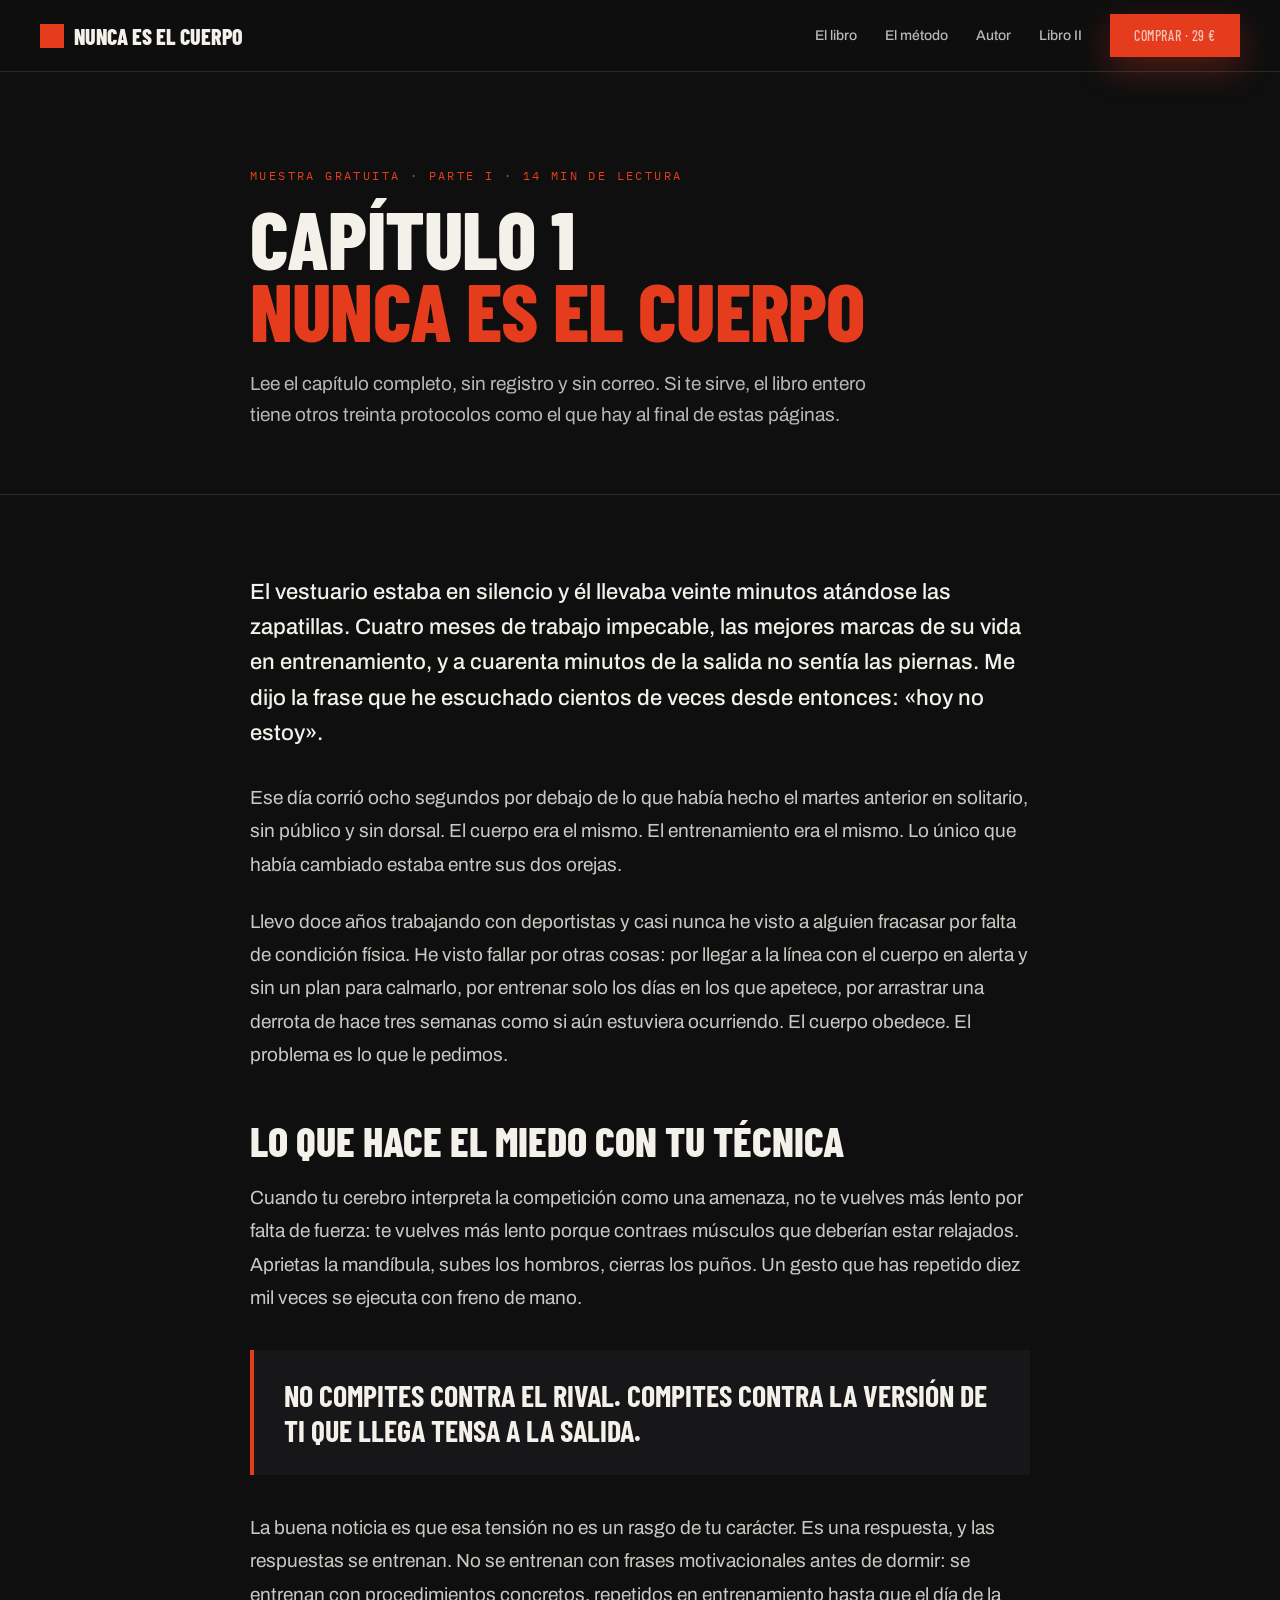
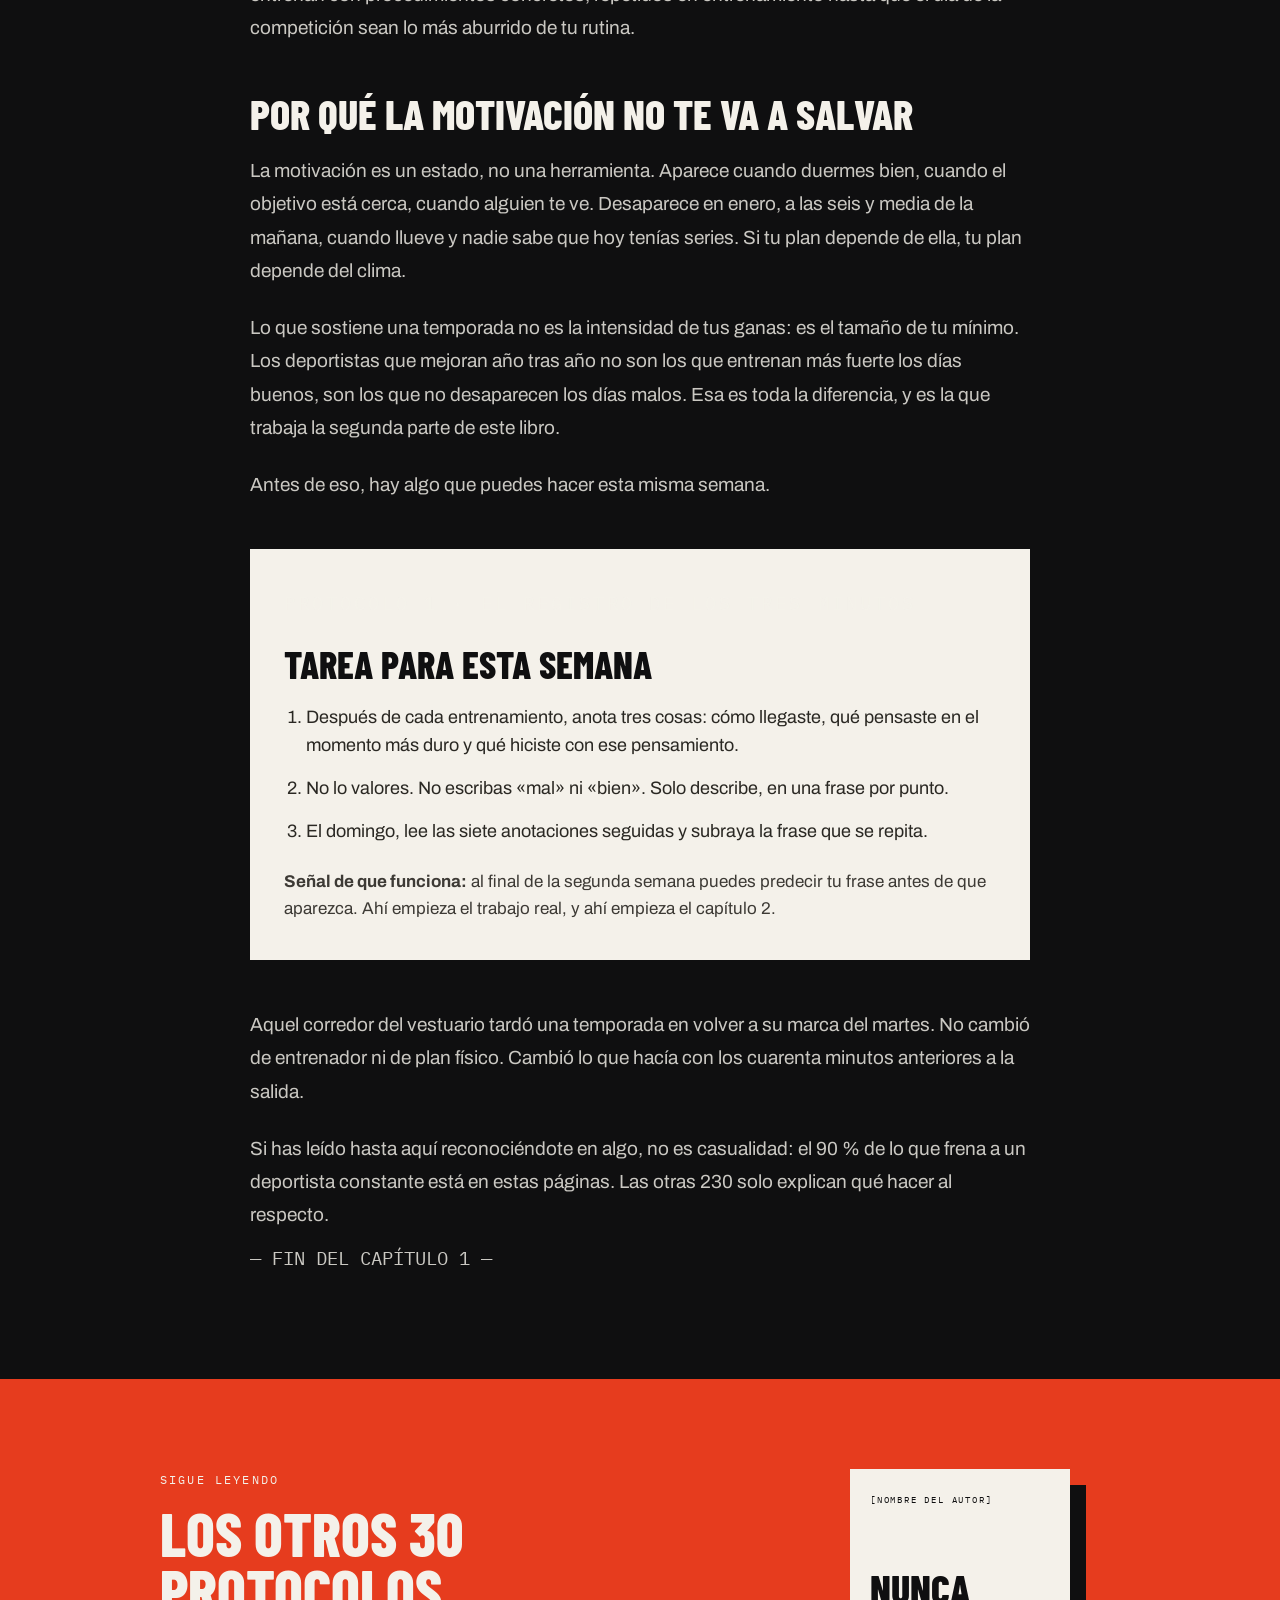
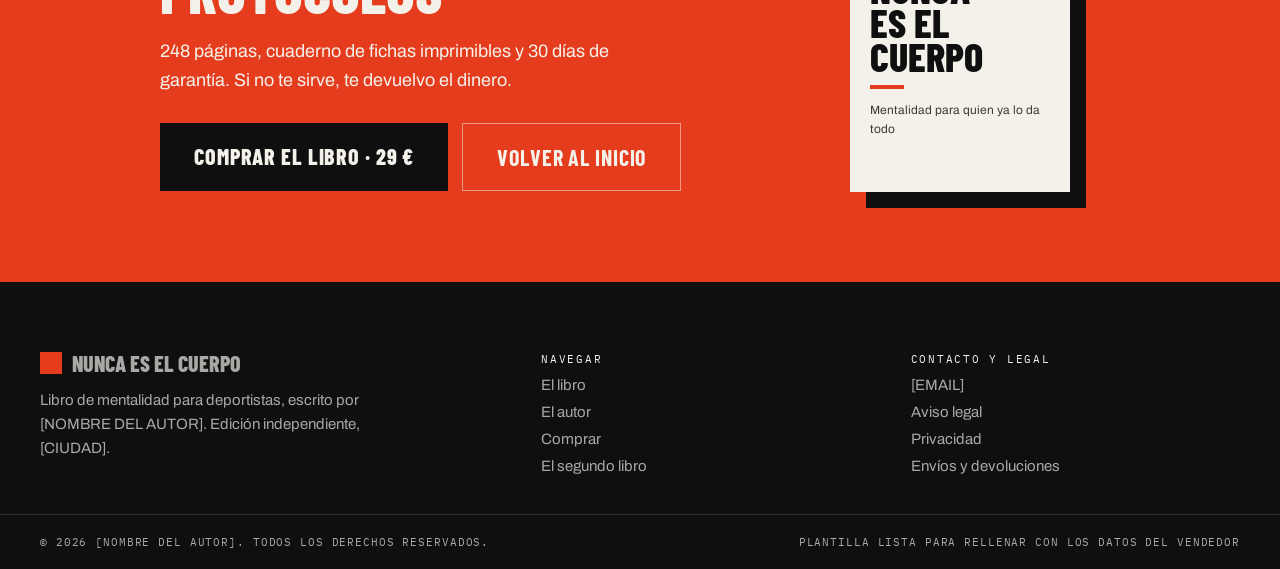
<file: capitulo-gratis.html>
<!DOCTYPE html>
<html lang="es">
<head>
<meta charset="utf-8" />
<meta name="viewport" content="width=device-width, initial-scale=1" />
<title>Capítulo 1 gratis — «Nunca Es El Cuerpo» | [NOMBRE DEL AUTOR]</title>
<meta name="description" content="Lee gratis el capítulo 1 de Nunca Es El Cuerpo: por qué rindes en entrenamiento y te apagas el día de la competición, y el primer protocolo para arreglarlo." />
<meta name="robots" content="index, follow" />
<link rel="canonical" href="https://[TU-DOMINIO].com/capitulo-gratis" />
<meta property="og:type" content="article" />
<meta property="og:title" content="Capítulo 1 gratis — Nunca Es El Cuerpo" />
<meta property="og:description" content="El capítulo que explica por qué el problema nunca es el cuerpo." />
<meta property="og:locale" content="es_ES" />
<meta name="theme-color" content="#0F0F10" />
<link rel="preconnect" href="https://fonts.googleapis.com" />
<link rel="preconnect" href="https://fonts.gstatic.com" crossorigin="anonymous" />
<link href="https://fonts.googleapis.com/css2?family=Barlow+Condensed:wght@600;700;800&amp;family=Archivo:wght@400;500;600;700&amp;family=IBM+Plex+Mono:wght@400;500&amp;display=swap" rel="stylesheet" />
<link rel="stylesheet" href="styles.css" />
<script type="application/ld+json">
{"@context":"https://schema.org","@type":"Article","headline":"Capítulo 1 — Nunca es el cuerpo","author":{"@type":"Person","name":"[NOMBRE DEL AUTOR]"},"inLanguage":"es","isPartOf":{"@type":"Book","name":"Nunca Es El Cuerpo"}}
</script>
</head>
<body>

<!-- Barra de progreso de lectura -->
<div class="readbar"><i id="readbar"></i></div>

<!-- ░░ NAVBAR ░░ -->
<header class="nav">
  <nav class="nav__in">
    <a class="brand" href="index.html">
      <span class="brand__mark"></span>
      <span class="brand__txt">Nunca Es El Cuerpo</span>
    </a>
    <div class="nav__links">
      <a href="index.html#libro">El libro</a>
      <a href="index.html#metodo">El método</a>
      <a href="index.html#autor">Autor</a>
      <a href="index.html#proximo">Libro II</a>
      <a class="btn btn--red btn--sm" href="index.html#comprar">Comprar · 29 €</a>
    </div>
    <button class="burger" id="burger" type="button" aria-label="Abrir menú" aria-expanded="false">
      <span></span><span></span><span></span>
    </button>
  </nav>
  <div class="menu" id="menu">
    <a href="index.html#libro">El libro</a>
    <a href="index.html#metodo">El método</a>
    <a href="index.html#autor">Autor</a>
    <a href="index.html#proximo">El segundo libro</a>
    <a class="btn btn--red btn--block" href="index.html#comprar">Quiero el libro · 29 €</a>
  </div>
</header>

<!-- ░░ CABECERA DEL CAPÍTULO ░░ -->
<section class="chapter-head">
  <div class="hero__bg" style="background-image:url('https://images.unsplash.com/photo-1461896836934-ffe607ba8211?auto=format&amp;fit=crop&amp;w=1800&amp;q=80')"></div>
  <div class="hero__veil"></div>
  <div class="wrap wrap--article fade-up" style="position:relative;padding:96px 20px 64px">
    <p class="mono" style="margin-bottom:18px">MUESTRA GRATUITA · PARTE I · 14 MIN DE LECTURA</p>
    <h1 class="h1" style="font-size:clamp(48px,9vw,82px);line-height:.88">Capítulo 1<br /><span style="color:var(--red)">Nunca es el cuerpo</span></h1>
    <p style="font-size:19px;line-height:1.6;color:rgba(244,241,234,.75);margin:24px 0 0;max-width:620px">Lee el capítulo completo, sin registro y sin correo. Si te sirve, el libro entero tiene otros treinta protocolos como el que hay al final de estas páginas.</p>
  </div>
</section>

<!-- ░░ CUERPO DEL CAPÍTULO ░░ -->
<article class="article wrap wrap--article" style="padding:80px 20px 40px">
  <p class="dropcap">El vestuario estaba en silencio y él llevaba veinte minutos atándose las zapatillas. Cuatro meses de trabajo impecable, las mejores marcas de su vida en entrenamiento, y a cuarenta minutos de la salida no sentía las piernas. Me dijo la frase que he escuchado cientos de veces desde entonces: «hoy no estoy».</p>

  <p>Ese día corrió ocho segundos por debajo de lo que había hecho el martes anterior en solitario, sin público y sin dorsal. El cuerpo era el mismo. El entrenamiento era el mismo. Lo único que había cambiado estaba entre sus dos orejas.</p>

  <p>Llevo doce años trabajando con deportistas y casi nunca he visto a alguien fracasar por falta de condición física. He visto fallar por otras cosas: por llegar a la línea con el cuerpo en alerta y sin un plan para calmarlo, por entrenar solo los días en los que apetece, por arrastrar una derrota de hace tres semanas como si aún estuviera ocurriendo. El cuerpo obedece. El problema es lo que le pedimos.</p>

  <h2>Lo que hace el miedo con tu técnica</h2>

  <p>Cuando tu cerebro interpreta la competición como una amenaza, no te vuelves más lento por falta de fuerza: te vuelves más lento porque contraes músculos que deberían estar relajados. Aprietas la mandíbula, subes los hombros, cierras los puños. Un gesto que has repetido diez mil veces se ejecuta con freno de mano.</p>

  <blockquote>
    <p>No compites contra el rival. Compites contra la versión de ti que llega tensa a la salida.</p>
  </blockquote>

  <p>La buena noticia es que esa tensión no es un rasgo de tu carácter. Es una respuesta, y las respuestas se entrenan. No se entrenan con frases motivacionales antes de dormir: se entrenan con procedimientos concretos, repetidos en entrenamiento hasta que el día de la competición sean lo más aburrido de tu rutina.</p>

  <h2>Por qué la motivación no te va a salvar</h2>

  <p>La motivación es un estado, no una herramienta. Aparece cuando duermes bien, cuando el objetivo está cerca, cuando alguien te ve. Desaparece en enero, a las seis y media de la mañana, cuando llueve y nadie sabe que hoy tenías series. Si tu plan depende de ella, tu plan depende del clima.</p>

  <p>Lo que sostiene una temporada no es la intensidad de tus ganas: es el tamaño de tu mínimo. Los deportistas que mejoran año tras año no son los que entrenan más fuerte los días buenos, son los que no desaparecen los días malos. Esa es toda la diferencia, y es la que trabaja la segunda parte de este libro.</p>

  <p>Antes de eso, hay algo que puedes hacer esta misma semana.</p>

  <div class="protocol">
    <p class="protocol__tag">PROTOCOLO 1 · EL REGISTRO DE LOS TRES MINUTOS</p>
    <h3>Tarea para esta semana</h3>
    <ol>
      <li>Después de cada entrenamiento, anota tres cosas: cómo llegaste, qué pensaste en el momento más duro y qué hiciste con ese pensamiento.</li>
      <li>No lo valores. No escribas «mal» ni «bien». Solo describe, en una frase por punto.</li>
      <li>El domingo, lee las siete anotaciones seguidas y subraya la frase que se repita.</li>
    </ol>
    <p><strong>Señal de que funciona:</strong> al final de la segunda semana puedes predecir tu frase antes de que aparezca. Ahí empieza el trabajo real, y ahí empieza el capítulo 2.</p>
  </div>

  <p>Aquel corredor del vestuario tardó una temporada en volver a su marca del martes. No cambió de entrenador ni de plan físico. Cambió lo que hacía con los cuarenta minutos anteriores a la salida.</p>

  <p style="margin-bottom:10px">Si has leído hasta aquí reconociéndote en algo, no es casualidad: el 90 % de lo que frena a un deportista constante está en estas páginas. Las otras 230 solo explican qué hacer al respecto.</p>
  <p class="end">— FIN DEL CAPÍTULO 1 —</p>
</article>

<!-- ░░ CTA DE COMPRA ░░ -->
<section class="chapter-cta">
  <div class="wrap">
    <div class="split split--cta">
      <div>
        <p style="font-family:var(--mono);font-size:12px;letter-spacing:.18em;margin:0 0 16px">SIGUE LEYENDO</p>
        <h2>Los otros 30 protocolos</h2>
        <p>248 páginas, cuaderno de fichas imprimibles y 30 días de garantía. Si no te sirve, te devuelvo el dinero.</p>
        <div class="cta-row" style="margin-top:0">
          <a class="btn btn--ink" href="index.html#comprar" style="font-size:22px">Comprar el libro · 29 €</a>
          <a class="btn btn--ghost" href="index.html" style="border-color:rgba(244,241,234,.5);font-size:22px">Volver al inicio</a>
        </div>
      </div>
      <div style="display:flex;justify-content:center">
        <div class="cover cover--sm">
          <p class="cover__author">[NOMBRE DEL AUTOR]</p>
          <div>
            <h3 class="cover__title">Nunca<br />es el<br />cuerpo</h3>
            <div class="cover__rule"></div>
            <p class="cover__sub">Mentalidad para quien ya lo da todo</p>
          </div>
        </div>
      </div>
    </div>
  </div>
</section>

<!-- ░░ FOOTER ░░ -->
<footer class="footer">
  <div class="footer__in">
    <div>
      <div style="display:flex;align-items:center;gap:10px;margin-bottom:14px">
        <span style="width:22px;height:22px;background:var(--red);display:block"></span>
        <span class="brand__txt">Nunca Es El Cuerpo</span>
      </div>
      <p>Libro de mentalidad para deportistas, escrito por [NOMBRE DEL AUTOR]. Edición independiente, [CIUDAD].</p>
    </div>
    <div class="footer__col">
      <b>NAVEGAR</b>
      <a href="index.html#libro">El libro</a>
      <a href="index.html#autor">El autor</a>
      <a href="index.html#comprar">Comprar</a>
      <a href="index.html#proximo">El segundo libro</a>
    </div>
    <div class="footer__col">
      <b>CONTACTO Y LEGAL</b>
      <a href="mailto:[EMAIL]">[EMAIL]</a>
      <a href="#">Aviso legal</a>
      <a href="#">Privacidad</a>
      <a href="#">Envíos y devoluciones</a>
    </div>
  </div>
  <div class="footer__bar">
    <div>
      <span>© 2026 [NOMBRE DEL AUTOR]. TODOS LOS DERECHOS RESERVADOS.</span>
      <span>PLANTILLA LISTA PARA RELLENAR CON LOS DATOS DEL VENDEDOR</span>
    </div>
  </div>
</footer>

<script src="script.js"></script>
</body>
</html>
</file>
<file: styles.css>
/* ============================================
   NUNCA ES EL CUERPO — hoja de estilos
   Paleta: fondo #0F0F10 · hueso #F4F1EA · rojo #E63C1E
   ============================================ */

:root{
  --ink:#0F0F10;
  --ink-2:#121214;
  --card:#17171A;
  --card-2:#1B1B1F;
  --bone:#F4F1EA;
  --red:#E63C1E;
  --red-dark:#B92D12;
  --line:rgba(244,241,234,.12);
  --line-2:rgba(244,241,234,.22);
  --txt:rgba(244,241,234,.78);
  --txt-2:rgba(244,241,234,.6);
  --cond:'Barlow Condensed',Impact,sans-serif;
  --sans:'Archivo',Helvetica,Arial,sans-serif;
  --mono:'IBM Plex Mono',ui-monospace,monospace;
  --max:1240px;
}

*{box-sizing:border-box}
html{scroll-behavior:smooth}
body{
  margin:0;background:var(--ink);color:var(--bone);
  font-family:var(--sans);-webkit-font-smoothing:antialiased;
  overflow-x:hidden;
}
img{max-width:100%;display:block}
a{color:var(--red);text-decoration:none}
a:hover{color:var(--bone)}
button,input,textarea,select{font-family:var(--sans)}
::selection{background:var(--red);color:var(--bone)}

.wrap{max-width:var(--max);margin:0 auto;padding:110px 20px}
.wrap--narrow{max-width:920px}
.wrap--article{max-width:820px}
.mono{font-family:var(--mono);font-size:12px;letter-spacing:.2em;color:var(--red);margin:0 0 16px}
.h1{font-family:var(--cond);font-size:clamp(42px,7.2vw,96px);line-height:.86;letter-spacing:-.01em;font-weight:800;margin:0;text-transform:uppercase}
.h2{font-family:var(--cond);font-size:clamp(34px,5vw,60px);line-height:.95;font-weight:800;margin:0 0 24px;text-transform:uppercase}
.h3{font-family:var(--cond);font-size:28px;font-weight:700;margin:0;text-transform:uppercase}
.lead{font-size:18px;line-height:1.6;color:rgba(244,241,234,.7);max-width:620px;text-wrap:pretty}

.btn{
  display:inline-block;border:0;cursor:pointer;text-align:center;
  font-family:var(--cond);font-weight:800;font-size:21px;
  text-transform:uppercase;letter-spacing:.04em;padding:20px 34px;
  transition:transform .18s ease,background .18s ease,box-shadow .18s ease,color .18s ease;
}
.btn--red{background:var(--red);color:var(--bone);box-shadow:0 12px 34px rgba(230,60,30,.32)}
.btn--red:hover{transform:translateY(-3px);box-shadow:0 20px 50px rgba(230,60,30,.5);color:var(--bone)}
.btn--ghost{background:transparent;border:1px solid rgba(244,241,234,.32);color:var(--bone);font-weight:700}
.btn--ghost:hover{background:rgba(244,241,234,.1);color:var(--bone)}
.btn--ink{background:var(--ink);color:var(--bone)}
.btn--ink:hover{transform:translateY(-3px);color:var(--bone)}
.btn--bone{background:var(--bone);color:var(--ink)}
.btn--bone:hover{background:var(--red);color:var(--bone)}
.btn--sm{padding:13px 24px;font-size:17px;font-weight:700}
.btn--block{display:block;width:100%}

/* ---------- Promo bar ---------- */
.promo{background:var(--red);color:var(--bone);font-family:var(--mono);font-size:12px;letter-spacing:.06em}
.promo__in{max-width:var(--max);margin:0 auto;padding:11px 20px;display:flex;align-items:center;justify-content:center;gap:16px;flex-wrap:wrap;text-align:center}
.promo__dot{width:6px;height:6px;border-radius:50%;background:var(--bone);display:inline-block;animation:tick 1.6s infinite}
.promo__x{background:none;border:0;color:var(--bone);opacity:.7;cursor:pointer;font-size:14px;line-height:1;padding:0}

/* ---------- Navbar ---------- */
.nav{position:sticky;top:0;z-index:60;background:rgba(15,15,16,.86);backdrop-filter:blur(14px);border-bottom:1px solid var(--line)}
.nav__in{max-width:var(--max);margin:0 auto;padding:14px 20px;display:flex;align-items:center;justify-content:space-between;gap:20px}
.brand{display:flex;align-items:center;gap:10px;color:var(--bone)}
.brand:hover{color:var(--bone)}
.brand__mark{width:24px;height:24px;background:var(--red);display:block}
.brand__txt{font-family:var(--cond);font-weight:800;font-size:22px;text-transform:uppercase;line-height:1}
.nav__links{display:flex;align-items:center;gap:28px}
.nav__links a{color:rgba(244,241,234,.75);font-weight:500;font-size:14px}
.nav__links a:hover{color:var(--bone)}
.burger{display:none;flex-direction:column;gap:5px;background:none;border:1px solid var(--line-2);padding:13px;cursor:pointer}
.burger span{width:20px;height:2px;background:var(--bone);display:block}
.menu{display:none;border-top:1px solid var(--line);background:var(--ink);padding:16px 20px 26px;flex-direction:column;gap:2px}
.menu.is-open{display:flex}
.menu a{color:var(--bone);font-family:var(--cond);font-weight:700;font-size:26px;text-transform:uppercase;padding:13px 0;border-bottom:1px solid rgba(244,241,234,.1)}
.menu .btn{margin-top:18px}

/* ---------- Hero ---------- */
.hero{position:relative;overflow:hidden;background:var(--ink)}
.hero__bg{position:absolute;inset:0;background-size:cover;background-position:center 30%;opacity:.3;filter:grayscale(1) contrast(1.15)}
.hero__veil{position:absolute;inset:0;background:linear-gradient(180deg,rgba(15,15,16,.6) 0%,rgba(15,15,16,.86) 55%,var(--ink) 100%)}
.hero__in{position:relative;max-width:var(--max);margin:0 auto;padding:104px 20px 84px;display:grid;grid-template-columns:1.2fr .8fr;gap:56px;align-items:center}
.fade-up{animation:up .7s ease both}
.hero__copy{font-size:19px;line-height:1.6;color:var(--txt);max-width:540px;margin:26px 0 0;text-wrap:pretty}
.hero__copy strong{color:var(--bone);font-weight:600}
.cta-row{display:flex;gap:14px;flex-wrap:wrap;margin-top:34px}
.trust{display:flex;gap:26px;flex-wrap:wrap;margin-top:38px;font-family:var(--mono);font-size:12px;letter-spacing:.06em;color:rgba(244,241,234,.55)}

/* ---------- Portada ---------- */
.cover-slot{display:flex;justify-content:center;animation:up .9s ease both}
.cover{
  width:100%;max-width:340px;aspect-ratio:3/4.4;background:var(--bone);color:var(--ink);
  padding:32px 26px;display:flex;flex-direction:column;justify-content:space-between;
  box-shadow:22px 22px 0 var(--red),0 34px 70px rgba(0,0,0,.6);
  transform:rotate(-2.5deg);transition:transform .35s ease;
}
.cover:hover{transform:rotate(0) translateY(-6px)}
.cover__author{font-family:var(--mono);font-size:10px;letter-spacing:.2em;margin:0}
.cover__title{font-family:var(--cond);font-size:62px;line-height:.84;font-weight:800;text-transform:uppercase;margin:0}
.cover__rule{width:48px;height:5px;background:var(--red);margin:16px 0}
.cover__sub{font-size:15px;margin:0;line-height:1.4;color:#3d3a35}
.cover--sm{max-width:220px;padding:24px 20px;box-shadow:16px 16px 0 var(--ink);transform:none}
.cover--sm .cover__title{font-size:40px}
.cover--sm .cover__author{font-size:9px}
.cover--sm .cover__rule{width:34px;height:4px;margin:12px 0}
.cover--sm .cover__sub{font-size:12px}

/* ---------- Banda de cifras ---------- */
.band{background:var(--bone);color:var(--ink)}
.band__in{max-width:var(--max);margin:0 auto;padding:20px;display:flex;align-items:center;justify-content:space-between;gap:26px;flex-wrap:wrap;font-family:var(--mono);font-size:12px;letter-spacing:.14em}

/* ---------- Tarjetas ---------- */
.grid-2{display:grid;grid-template-columns:1fr 1fr;gap:22px}
.grid-auto{display:grid;grid-template-columns:repeat(auto-fit,minmax(260px,1fr));gap:18px}
.split{display:grid;grid-template-columns:.8fr 1.2fr;gap:56px;align-items:center}
.split--flip{grid-template-columns:1.15fr .85fr}

.card{background:var(--card);border:1px solid var(--line);padding:38px;transition:transform .25s ease,border-color .25s ease,background .25s ease}
.card:hover{transform:translateY(-4px);border-color:rgba(230,60,30,.6)}
.card--bone{background:var(--bone);color:var(--ink);border:0}
.card--bone:hover{border-color:transparent}
.card--part{padding:30px;display:flex;flex-direction:column;gap:14px}
.card--part:hover{background:var(--red);transform:translateY(-6px)}
.card--part .num{font-family:var(--mono);font-size:28px;color:var(--red)}
.card--part h3{font-family:var(--cond);font-size:27px;font-weight:700;margin:0;text-transform:uppercase;line-height:1}
.card--part p{font-size:16px;line-height:1.55;color:rgba(244,241,234,.72);margin:0}

.ticks{margin:0;padding:0;list-style:none;display:flex;flex-direction:column;gap:16px}
.ticks li{display:flex;gap:12px;font-size:17px;line-height:1.55;color:rgba(244,241,234,.8)}
.ticks li span{color:var(--red);font-weight:700}
.card--bone .ticks li{color:#2a2823}
.card--bone .ticks li span{color:var(--red-dark)}
.pull{font-family:var(--cond);font-size:30px;line-height:1.1;font-weight:700;margin:30px 0 0;text-transform:uppercase;color:var(--ink)}

/* ---------- Quiz ---------- */
.quiz{background:var(--card);border:1px solid rgba(244,241,234,.14);padding:42px 36px}
.quiz__head{display:flex;align-items:center;gap:14px;margin-bottom:24px}
.quiz__step{font-family:var(--mono);font-size:12px;letter-spacing:.14em;color:rgba(244,241,234,.5)}
.bar{flex:1;height:2px;background:rgba(244,241,234,.15);display:block;position:relative}
.bar i{position:absolute;left:0;top:0;bottom:0;background:var(--red);transition:width .3s ease;width:0}
.quiz__q{font-family:var(--cond);font-size:38px;line-height:1.05;font-weight:700;margin:0 0 26px;text-transform:uppercase}
.quiz__opts{display:flex;flex-direction:column;gap:10px}
.opt{text-align:left;background:transparent;border:1px solid var(--line-2);color:var(--bone);padding:19px 22px;font-size:17px;font-weight:500;cursor:pointer;transition:background .2s ease,border-color .2s ease,transform .2s ease}
.opt:hover{background:var(--red);border-color:var(--red);transform:translateX(6px)}
.result{background:var(--bone);color:var(--ink);padding:42px 36px;animation:up .5s ease both}
.result__tag{font-family:var(--mono);font-size:12px;letter-spacing:.14em;color:var(--red-dark);margin:0 0 12px}
.result h3{font-family:var(--cond);font-size:46px;line-height:.95;font-weight:800;margin:0 0 16px;text-transform:uppercase}
.result p{font-size:18px;line-height:1.6;color:#2a2823;margin:0 0 24px;max-width:620px}
.result__box{background:#fff;border-left:4px solid var(--red);padding:20px 22px;margin-bottom:28px}
.result__box p:first-child{font-family:var(--mono);font-size:12px;letter-spacing:.12em;margin:0 0 6px;color:#514d46}
.result__box p:last-child{font-size:19px;font-weight:600;margin:0;color:var(--ink)}
.btn--dark{background:var(--ink);color:var(--bone);padding:17px 30px;font-size:19px}
.btn--dark:hover{background:var(--red);color:var(--bone)}
.btn--outline-dark{background:none;border:1px solid rgba(15,15,16,.3);color:var(--ink);padding:17px 30px;font-size:19px;font-weight:700}
.btn--outline-dark:hover{color:var(--ink)}

/* ---------- Testimonios ---------- */
.quote{margin:0;background:var(--card);border:1px solid var(--line);padding:30px;display:flex;flex-direction:column;gap:18px}
.quote--red{background:var(--red);color:var(--bone);border:0}
.stars{color:var(--red);font-size:14px;letter-spacing:.2em;margin:0}
.quote--red .stars{color:var(--bone)}
.quote blockquote{margin:0;font-size:18px;line-height:1.55;color:var(--bone)}
.quote figcaption{display:flex;align-items:center;gap:12px;margin-top:auto}
.quote figcaption img{width:44px;height:44px;object-fit:cover;background:#2a2a2e}
.quote figcaption strong{display:block;font-size:15px}
.quote figcaption em{font-style:normal;font-family:var(--mono);font-size:12px;color:var(--txt-2)}
.quote--red figcaption em{color:rgba(244,241,234,.85)}

/* ---------- Autor ---------- */
.portrait{width:100%;aspect-ratio:3/4;object-fit:cover;background:#1e1e22;filter:grayscale(1) contrast(1.1);box-shadow:-16px 16px 0 var(--red)}
.stats{display:flex;gap:40px;flex-wrap:wrap;padding-top:26px;border-top:1px solid rgba(244,241,234,.14)}
.stats strong{display:block;font-family:var(--cond);font-size:46px;font-weight:800;line-height:1}
.stats span{font-family:var(--mono);font-size:12px;color:var(--txt-2)}

/* ---------- Precios ---------- */
.plans{display:grid;grid-template-columns:repeat(auto-fit,minmax(270px,1fr));gap:18px;align-items:start}
.plan{background:var(--card);border:1px solid rgba(244,241,234,.14);padding:32px;display:flex;flex-direction:column;gap:14px}
.plan p{margin:0;font-size:15px;color:rgba(244,241,234,.68);line-height:1.5}
.plan .price{margin:6px 0 0;font-family:var(--cond);font-size:52px;font-weight:800;line-height:1}
.plan .price s{font-size:22px;font-weight:600;color:#6d675e}
.plan .btn{margin-top:auto;padding:16px;font-size:19px}
.plan--hero{background:var(--bone);color:var(--ink);border:0;box-shadow:0 30px 60px rgba(0,0,0,.5);position:relative;transition:transform .25s ease}
.plan--hero:hover{transform:translateY(-6px)}
.plan--hero p{color:#3d3a35}
.badge{position:absolute;top:-13px;left:32px;background:var(--red);color:var(--bone);font-family:var(--mono);font-size:11px;letter-spacing:.14em;padding:7px 12px}
.plan--hero .btn--red:hover{background:var(--ink)}
.fineprint{font-family:var(--mono);font-size:12px;color:rgba(244,241,234,.5);margin:28px 0 0;letter-spacing:.06em}

/* ---------- Segundo libro ---------- */
.progress__head{display:flex;justify-content:space-between;font-family:var(--mono);font-size:12px;letter-spacing:.1em;margin-bottom:10px;color:rgba(244,241,234,.7)}
.progress__track{height:10px;background:#26262b;position:relative;overflow:hidden}
.progress__track i{position:absolute;left:0;top:0;bottom:0;background:var(--red);transition:width 1.2s ease}
.waitlist{display:flex;gap:10px;flex-wrap:wrap;max-width:520px}
.waitlist input{flex:1;min-width:220px;padding:17px 18px;border:1px solid rgba(244,241,234,.25);background:var(--card);font-size:16px;color:var(--bone)}
.waitlist .btn{padding:17px 26px;font-size:19px}
.waitlist-ok{background:var(--red);color:var(--bone);padding:20px 24px;font-size:17px;margin:0;max-width:520px;animation:up .4s ease both}
.mock-cover{background:var(--card);border:1px dashed rgba(244,241,234,.3);aspect-ratio:3/4;display:flex;flex-direction:column;align-items:center;justify-content:center;gap:12px;padding:30px;text-align:center}
.mock-cover h3{font-family:var(--cond);font-size:44px;font-weight:800;text-transform:uppercase;margin:0;color:rgba(244,241,234,.28);line-height:.95}
.soon{position:absolute;top:18px;right:12px;background:var(--red);color:var(--bone);font-family:var(--mono);font-size:11px;letter-spacing:.14em;padding:9px 14px}

/* ---------- FAQ ---------- */
.faq-item{border-top:1px solid rgba(244,241,234,.16)}
.faq-q{width:100%;text-align:left;background:none;border:0;padding:24px 0;display:flex;justify-content:space-between;align-items:center;gap:20px;cursor:pointer;color:var(--bone)}
.faq-q span:first-child{font-family:var(--cond);font-size:26px;font-weight:700;text-transform:uppercase;line-height:1.1}
.faq-q i{color:var(--red);font-size:26px;font-weight:700;font-style:normal;flex:none}
.faq-a{display:none;font-size:17px;line-height:1.65;color:rgba(244,241,234,.75);margin:0;padding:0 0 26px;max-width:680px}
.faq-item.is-open .faq-a{display:block}

/* ---------- CTA final ---------- */
.cta{background:var(--red);color:var(--bone)}
.cta .wrap{max-width:940px;padding:104px 20px;text-align:center}
.cta h2{font-family:var(--cond);font-size:clamp(40px,6vw,72px);line-height:.92;font-weight:800;margin:0 0 18px;text-transform:uppercase}
.cta p{font-size:19px;line-height:1.6;margin:0 auto 34px;max-width:540px}
.cta .btn{padding:22px 42px;font-size:24px;box-shadow:0 14px 36px rgba(0,0,0,.35)}

/* ---------- Footer ---------- */
.footer{background:var(--ink);color:rgba(244,241,234,.68)}
.footer__in{max-width:var(--max);margin:0 auto;padding:70px 20px 40px;display:grid;grid-template-columns:1.4fr 1fr 1fr;gap:40px}
.footer p{font-size:15px;line-height:1.6;margin:0;max-width:340px}
.footer__col{display:flex;flex-direction:column;gap:11px}
.footer__col b{font-family:var(--mono);font-size:11px;letter-spacing:.16em;color:var(--bone);font-weight:400}
.footer__col a{color:rgba(244,241,234,.68);font-size:15px}
.footer__col a:hover{color:var(--bone)}
.footer__bar{border-top:1px solid rgba(244,241,234,.14)}
.footer__bar div{max-width:var(--max);margin:0 auto;padding:20px;font-family:var(--mono);font-size:11px;letter-spacing:.08em;display:flex;justify-content:space-between;gap:16px;flex-wrap:wrap}

/* ---------- Túnel de pago ---------- */
.modal{position:fixed;inset:0;z-index:100;background:rgba(10,10,11,.8);backdrop-filter:blur(5px);display:none;align-items:flex-start;justify-content:center;padding:24px;overflow-y:auto}
.modal.is-open{display:flex}
.modal__box{background:#141417;border:1px solid rgba(244,241,234,.14);width:100%;max-width:560px;margin:auto;animation:up .3s ease both;box-shadow:0 40px 90px rgba(0,0,0,.6)}
.modal__head{display:flex;justify-content:space-between;align-items:center;padding:20px 26px;border-bottom:1px solid rgba(244,241,234,.14);font-family:var(--mono);font-size:12px;letter-spacing:.14em;color:rgba(244,241,234,.8)}
.modal__x{background:none;border:0;font-size:18px;cursor:pointer;color:var(--bone);line-height:1}
.modal__bar{height:3px;background:#26262b}
.modal__bar i{display:block;height:3px;background:var(--red);transition:width .3s ease;width:33%}
.step{display:none;padding:28px 26px 32px}
.step.is-on{display:block}
.step h3{font-family:var(--cond);font-size:36px;font-weight:800;margin:0 0 10px;text-transform:uppercase;line-height:1}
.step__sub{font-size:15px;color:rgba(244,241,234,.66);margin:0 0 22px}
.step__note{font-family:var(--mono);font-size:11px;color:rgba(244,241,234,.5);text-align:center;margin:12px 0 0}
.fmt-list{display:flex;flex-direction:column;gap:10px;margin-bottom:24px}
.fmt{display:flex;justify-content:space-between;align-items:center;gap:14px;text-align:left;background:var(--card-2);border:1px solid rgba(244,241,234,.18);padding:16px 18px;cursor:pointer;color:var(--bone);transition:border-color .2s ease}
.fmt:hover,.fmt.is-on{border-color:var(--red)}
.fmt strong{display:block;font-size:16px}
.fmt em{font-style:normal;font-size:13px;color:var(--txt-2)}
.fmt__right{display:flex;align-items:center;gap:12px;flex:none}
.fmt__check{background:var(--red);color:var(--bone);width:24px;height:24px;display:none;align-items:center;justify-content:center;font-size:13px}
.fmt.is-on .fmt__check{display:flex}
.fields{display:flex;flex-direction:column;gap:10px}
.fields input,.pay-fields input{padding:15px 16px;border:1px solid var(--line-2);background:var(--card-2);font-size:16px;color:var(--bone);width:100%}
.pay-fields{display:flex;flex-direction:column;gap:10px}
.pay-fields input{font-family:var(--mono)}
.pay-fields .two{display:grid;grid-template-columns:1fr 1fr;gap:10px}
.upsell{background:var(--card-2);border:1px solid rgba(244,241,234,.18);padding:18px;display:flex;gap:16px;align-items:center;margin-bottom:20px}
.upsell__mark{width:54px;height:74px;background:var(--red);flex:none;display:flex;align-items:center;justify-content:center;color:var(--bone);font-family:var(--cond);font-weight:800;font-size:26px}
.upsell strong{display:block;font-size:16px}
.upsell em{font-style:normal;font-size:14px;color:var(--txt-2)}
.upsell b{margin-left:auto;font-size:20px}
.stack{display:flex;flex-direction:column;gap:10px}
.btn--quiet{background:none;border:1px solid rgba(244,241,234,.25);color:var(--bone);padding:15px;font-weight:500;font-size:15px;text-transform:none;font-family:var(--sans);letter-spacing:0}
.summary{background:var(--card-2);border:1px solid rgba(244,241,234,.18);padding:18px;margin-bottom:20px;display:flex;flex-direction:column;gap:9px}
.summary div{display:flex;justify-content:space-between;font-size:15px}
.summary .muted{color:rgba(244,241,234,.7)}
.summary .total{font-family:var(--cond);font-weight:800;font-size:26px;padding-top:10px;border-top:1px solid rgba(244,241,234,.14)}
.done{padding:44px 26px;text-align:center}
.done__mark{width:60px;height:60px;background:var(--red);color:var(--bone);display:flex;align-items:center;justify-content:center;font-size:28px;margin:0 auto 20px}
.done h3{font-family:var(--cond);font-size:38px;font-weight:800;margin:0 0 12px;text-transform:uppercase;line-height:1}
.done p{font-size:17px;line-height:1.6;color:rgba(244,241,234,.75);margin:0 auto 24px;max-width:400px}

/* ---------- Capítulo gratis ---------- */
.readbar{position:fixed;top:0;left:0;right:0;height:3px;z-index:80}
.readbar i{display:block;height:3px;background:var(--red);transition:width .1s linear;width:0}
.chapter-head{position:relative;overflow:hidden;border-bottom:1px solid var(--line)}
.chapter-head .hero__bg{opacity:.22;background-position:center;filter:grayscale(1)}
.chapter-head .hero__veil{background:linear-gradient(180deg,rgba(15,15,16,.65),var(--ink))}
.article p{font-size:19px;line-height:1.75;color:rgba(244,241,234,.82);margin:0 0 24px}
.article p.dropcap{font-size:22px;line-height:1.6;color:var(--bone);font-weight:500;margin-bottom:30px}
.article h2{font-family:var(--cond);font-size:42px;line-height:1;font-weight:800;text-transform:uppercase;margin:48px 0 20px}
.article blockquote{margin:36px 0;padding:28px 30px;background:var(--card);border-left:4px solid var(--red)}
.article blockquote p{font-family:var(--cond);font-size:30px;line-height:1.15;font-weight:700;text-transform:uppercase;margin:0;color:var(--bone)}
.protocol{background:var(--bone);color:var(--ink);padding:38px 34px;margin:48px 0}
.protocol__tag{font-family:var(--mono);font-size:12px;letter-spacing:.16em;color:var(--red-dark);margin:0 0 12px}
.protocol h3{font-family:var(--cond);font-size:38px;line-height:1;font-weight:800;text-transform:uppercase;margin:0 0 20px}
.protocol ol{margin:0;padding:0 0 0 22px;display:flex;flex-direction:column;gap:14px;font-size:18px;line-height:1.6;color:#2a2823}
.protocol > p:last-child{font-size:17px;line-height:1.6;color:#3d3a35;margin:22px 0 0}
.end{font-family:var(--mono);font-size:13px;color:rgba(244,241,234,.5);margin:30px 0 0}
.chapter-cta{background:var(--red);color:var(--bone);margin-top:40px}
.chapter-cta .wrap{max-width:1000px;padding:90px 20px}
.chapter-cta h2{font-family:var(--cond);font-size:clamp(38px,5.4vw,60px);line-height:.95;font-weight:800;text-transform:uppercase;margin:0 0 18px}
.chapter-cta p{font-size:18px;line-height:1.6;margin:0 0 28px;max-width:520px}
.split--cta{grid-template-columns:1.3fr .7fr;gap:46px}

/* ---------- Animaciones ---------- */
@keyframes up{from{opacity:0;transform:translateY(16px)}to{opacity:1;transform:none}}
@keyframes tick{0%,100%{opacity:1}50%{opacity:.3}}

/* ---------- Responsive ---------- */
@media (max-width:1100px){
  .hero__in{grid-template-columns:1fr}
}
@media (max-width:880px){
  .nav__links{display:none}
  .burger{display:inline-flex}
  .grid-2,.split,.split--flip,.split--cta,.footer__in{grid-template-columns:1fr;gap:34px}
  .hero__in{padding:88px 20px 56px}
  .wrap{padding:68px 20px}
  .band__in{gap:12px}
  .article p{font-size:18px}
  .h1{font-size:14vw}
}
</file>
